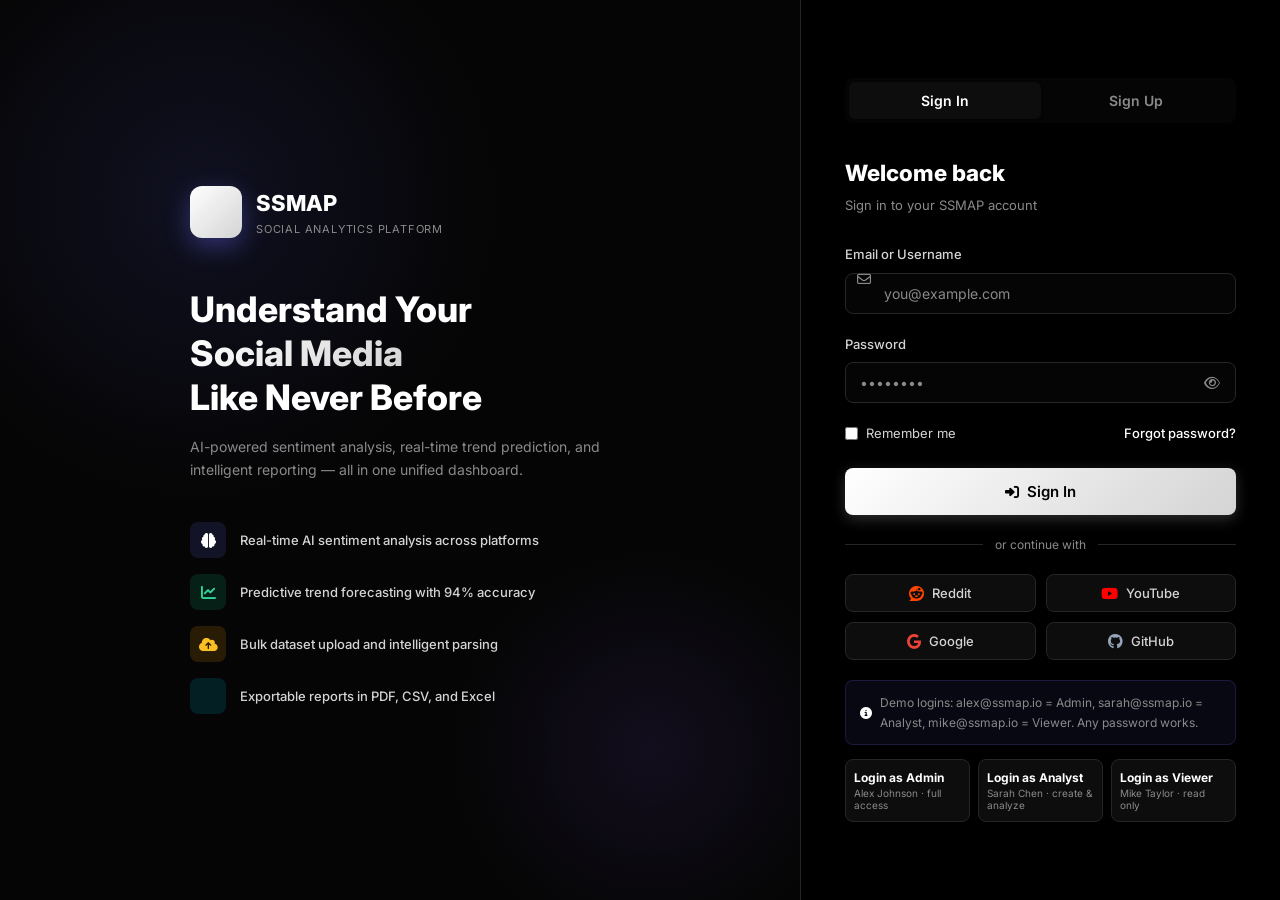
<file: index.html>
<!DOCTYPE html>
<html lang="en">
<head>
  <meta charset="UTF-8" />
  <meta name="viewport" content="width=device-width, initial-scale=1.0" />
  <title>SSMAP — Login</title>
  <link rel="preconnect" href="https://fonts.googleapis.com" />
  <link rel="preconnect" href="https://fonts.gstatic.com" crossorigin />
  <link href="https://fonts.googleapis.com/css2?family=Inter:wght@300;400;500;600;700;800&display=swap" rel="stylesheet" />
  <link rel="stylesheet" href="https://cdnjs.cloudflare.com/ajax/libs/font-awesome/6.5.1/css/all.min.css" />
  <link rel="stylesheet" href="css/style.css" />
  <style>
    body { display: flex; min-height: 100vh; overflow: hidden; }

    /* Left Panel */
    .auth-left {
      flex: 1;
      background: var(--bg-secondary);
      display: flex;
      flex-direction: column;
      justify-content: center;
      align-items: center;
      padding: 60px;
      position: relative;
      overflow: hidden;
    }
    .auth-left::before {
      content: '';
      position: absolute;
      width: 600px; height: 600px;
      border-radius: 50%;
      background: radial-gradient(circle, rgba(99,102,241,0.12), transparent 70%);
      top: -100px; left: -100px;
      animation: pulse 6s ease-in-out infinite;
    }
    .auth-left::after {
      content: '';
      position: absolute;
      width: 400px; height: 400px;
      border-radius: 50%;
      background: radial-gradient(circle, rgba(139,92,246,0.1), transparent 70%);
      bottom: -50px; right: -50px;
      animation: pulse 8s ease-in-out infinite reverse;
    }
    @keyframes pulse { 0%,100%{transform:scale(1)}50%{transform:scale(1.1)} }

    .auth-left-content { position: relative; z-index: 1; max-width: 420px; }

    .brand { display: flex; align-items: center; gap: 14px; margin-bottom: 48px; }
    .brand-icon {
      width: 52px; height: 52px;
      background: var(--gradient-primary);
      border-radius: var(--radius-md);
      display: flex; align-items: center; justify-content: center;
      font-size: 24px; color: #fff;
      box-shadow: 0 8px 24px rgba(99,102,241,0.4);
    }
    .brand-name { font-size: 22px; font-weight: 800; color: var(--text-primary); }
    .brand-sub { font-size: 11px; color: var(--text-muted); text-transform: uppercase; letter-spacing: 0.8px; }

    .hero-title { font-size: 2.2rem; font-weight: 800; line-height: 1.25; margin-bottom: 16px; }
    .hero-title span { background: var(--gradient-primary); -webkit-background-clip: text; -webkit-text-fill-color: transparent; background-clip: text; }
    .hero-desc { color: var(--text-muted); font-size: 14px; line-height: 1.7; margin-bottom: 40px; }

    .feature-list { display: flex; flex-direction: column; gap: 16px; }
    .feature-item { display: flex; align-items: center; gap: 14px; }
    .feature-icon {
      width: 36px; height: 36px;
      border-radius: var(--radius-sm);
      display: flex; align-items: center; justify-content: center;
      font-size: 15px; flex-shrink: 0;
    }
    .feature-icon.a { background: rgba(99,102,241,0.15); color: var(--primary-light); }
    .feature-icon.b { background: rgba(16,185,129,0.15); color: #34d399; }
    .feature-icon.c { background: rgba(245,158,11,0.15); color: #fbbf24; }
    .feature-icon.d { background: rgba(6,182,212,0.15); color: #22d3ee; }
    .feature-text { font-size: 13px; color: var(--text-secondary); font-weight: 500; }

    /* Right Panel */
    .auth-right {
      width: 480px;
      flex-shrink: 0;
      background: var(--bg-primary);
      border-left: 1px solid var(--border);
      display: flex;
      align-items: center;
      justify-content: center;
      padding: 48px 44px;
    }
    .auth-form-wrapper { width: 100%; }

    .auth-tabs { display: flex; background: var(--bg-secondary); border-radius: var(--radius-sm); padding: 4px; margin-bottom: 32px; }
    .auth-tab {
      flex: 1; padding: 10px;
      border-radius: 6px;
      border: none;
      background: transparent;
      color: var(--text-muted);
      font-size: 14px;
      font-weight: 600;
      cursor: pointer;
      font-family: inherit;
      transition: var(--transition);
    }
    .auth-tab.active { background: var(--bg-card); color: var(--text-primary); box-shadow: var(--shadow-sm); }

    .auth-form { display: none; }
    .auth-form.active { display: block; animation: fadeInUp 0.35s ease; }

    .auth-heading { margin-bottom: 28px; }
    .auth-heading h2 { font-size: 1.4rem; font-weight: 800; }
    .auth-heading p { color: var(--text-muted); font-size: 13px; margin-top: 4px; }

    .password-wrapper { position: relative; }
    .password-toggle {
      position: absolute; right: 12px; top: 50%; transform: translateY(-50%);
      background: none; border: none; color: var(--text-muted); cursor: pointer;
      font-size: 14px; padding: 4px; transition: var(--transition);
    }
    .password-toggle:hover { color: var(--text-secondary); }

    .remember-row { display: flex; align-items: center; justify-content: space-between; margin-bottom: 24px; }
    .checkbox-label { display: flex; align-items: center; gap: 8px; cursor: pointer; font-size: 13px; color: var(--text-secondary); }
    .checkbox-label input { accent-color: var(--primary); }
    .forgot-link { font-size: 13px; color: var(--primary-light); font-weight: 500; }
    .forgot-link:hover { color: var(--text-primary); }

    .divider-text { display: flex; align-items: center; gap: 12px; margin: 20px 0; }
    .divider-text::before, .divider-text::after { content: ''; flex: 1; height: 1px; background: var(--border); }
    .divider-text span { font-size: 12px; color: var(--text-muted); }

    .social-btns { display: grid; grid-template-columns: 1fr 1fr; gap: 10px; margin-bottom: 20px; }
    .social-btn {
      display: flex; align-items: center; justify-content: center; gap: 8px;
      padding: 10px; border-radius: var(--radius-sm);
      background: var(--bg-card); border: 1px solid var(--border);
      color: var(--text-secondary); font-size: 13px; font-weight: 500;
      cursor: pointer; font-family: inherit; transition: var(--transition);
    }
    .social-btn:hover { border-color: var(--primary); color: var(--text-primary); }
    .social-btn i { font-size: 15px; }
    .social-btn .fa-google { color: #ea4335; }
    .social-btn .fa-github { color: #94a3b8; }

    .demo-hint {
      background: rgba(99,102,241,0.08);
      border: 1px solid rgba(99,102,241,0.2);
      border-radius: var(--radius-sm);
      padding: 12px 14px;
      font-size: 12px;
      color: var(--text-muted);
      margin-top: 20px;
      display: flex; align-items: center; gap: 8px;
    }
    .demo-hint i { color: var(--primary-light); }

    .role-demo-grid { display: grid; grid-template-columns: repeat(3, 1fr); gap: 8px; margin-top: 14px; }
    .role-demo-btn { border: 1px solid var(--border); background: var(--bg-card); color: var(--text-secondary); border-radius: var(--radius-sm); padding: 10px 8px; cursor: pointer; font-family: inherit; transition: var(--transition); text-align: left; }
    .role-demo-btn:hover { border-color: var(--primary); color: var(--text-primary); }
    .role-demo-title { display: block; font-size: 12px; font-weight: 700; color: var(--text-primary); }
    .role-demo-sub { display: block; font-size: 10px; color: var(--text-muted); margin-top: 2px; }

    .strength-bar { height: 4px; border-radius: 4px; background: var(--bg-secondary); margin-top: 8px; overflow: hidden; }
    .strength-fill { height: 100%; border-radius: 4px; transition: width 0.3s, background 0.3s; width: 0%; }
    .strength-label { font-size: 11px; margin-top: 4px; font-weight: 500; }

    @media (max-width: 860px) {
      .auth-left { display: none; }
      .auth-right { width: 100%; border: none; }
    }
  </style>
</head>
<body>
  <!-- Left Panel -->
  <div class="auth-left">
    <div class="auth-left-content">
      <div class="brand">
        <div class="brand-icon"><i class="fa-solid fa-chart-network"></i></div>
        <div>
          <div class="brand-name">SSMAP</div>
          <div class="brand-sub">Social Analytics Platform</div>
        </div>
      </div>

      <h1 class="hero-title">
        Understand Your<br />
        <span>Social Media</span><br />
        Like Never Before
      </h1>
      <p class="hero-desc">
        AI-powered sentiment analysis, real-time trend prediction, and intelligent reporting — all in one unified dashboard.
      </p>

      <div class="feature-list">
        <div class="feature-item">
          <div class="feature-icon a"><i class="fa-solid fa-brain"></i></div>
          <div class="feature-text">Real-time AI sentiment analysis across platforms</div>
        </div>
        <div class="feature-item">
          <div class="feature-icon b"><i class="fa-solid fa-chart-line"></i></div>
          <div class="feature-text">Predictive trend forecasting with 94% accuracy</div>
        </div>
        <div class="feature-item">
          <div class="feature-icon c"><i class="fa-solid fa-cloud-arrow-up"></i></div>
          <div class="feature-text">Bulk dataset upload and intelligent parsing</div>
        </div>
        <div class="feature-item">
          <div class="feature-icon d"><i class="fa-solid fa-file-chart-column"></i></div>
          <div class="feature-text">Exportable reports in PDF, CSV, and Excel</div>
        </div>
      </div>
    </div>
  </div>

  <!-- Right Panel -->
  <div class="auth-right">
    <div class="auth-form-wrapper">
      <!-- Tabs -->
      <div class="auth-tabs">
        <button class="auth-tab active" id="tab-login" onclick="switchTab('login')">Sign In</button>
        <button class="auth-tab" id="tab-signup" onclick="switchTab('signup')">Sign Up</button>
      </div>

      <!-- Login Form -->
      <div class="auth-form active" id="form-login">
        <div class="auth-heading">
          <h2>Welcome back</h2>
          <p>Sign in to your SSMAP account</p>
        </div>

        <div class="form-group form-control-icon">
          <label class="form-label">Email or Username</label>
          <i class="fa-regular fa-envelope"></i>
          <input type="text" class="form-control" id="login-identifier" placeholder="you@example.com" />
        </div>

        <div class="form-group">
          <label class="form-label">Password</label>
          <div class="password-wrapper">
            <input type="password" class="form-control" id="login-password" placeholder="••••••••" />
            <button class="password-toggle" onclick="togglePwd('login-password', this)" type="button">
              <i class="fa-regular fa-eye"></i>
            </button>
          </div>
        </div>

        <div class="remember-row">
          <label class="checkbox-label">
            <input type="checkbox" id="remember-me" />
            Remember me
          </label>
          <a href="#" class="forgot-link">Forgot password?</a>
        </div>

        <button class="btn btn-primary btn-block btn-lg" id="login-btn" onclick="handleLogin()">
          <i class="fa-solid fa-right-to-bracket"></i>
          Sign In
        </button>

        <div class="divider-text"><span>or continue with</span></div>

        <div class="social-btns">
          <button class="social-btn" onclick="socialLogin('Reddit')">
            <i class="fa-brands fa-reddit" style="color:#ff4500"></i> Reddit
          </button>
          <button class="social-btn" onclick="socialLogin('YouTube')">
            <i class="fa-brands fa-youtube" style="color:#ff0000"></i> YouTube
          </button>
          <button class="social-btn" onclick="socialLogin('Google')">
            <i class="fa-brands fa-google"></i> Google
          </button>
          <button class="social-btn" onclick="socialLogin('GitHub')">
            <i class="fa-brands fa-github"></i> GitHub
          </button>
        </div>

        <div class="demo-hint">
          <i class="fa-solid fa-circle-info"></i>
          Demo logins: alex@ssmap.io = Admin, sarah@ssmap.io = Analyst, mike@ssmap.io = Viewer. Any password works.
        </div>

        <div class="role-demo-grid" aria-label="Demo role shortcuts">
          <button class="role-demo-btn" onclick="loginAsRole('Admin')" type="button"><span class="role-demo-title">Login as Admin</span><span class="role-demo-sub">Alex Johnson · full access</span></button>
          <button class="role-demo-btn" onclick="loginAsRole('Analyst')" type="button"><span class="role-demo-title">Login as Analyst</span><span class="role-demo-sub">Sarah Chen · create & analyze</span></button>
          <button class="role-demo-btn" onclick="loginAsRole('Viewer')" type="button"><span class="role-demo-title">Login as Viewer</span><span class="role-demo-sub">Mike Taylor · read only</span></button>
        </div>
      </div>

      <!-- Signup Form -->
      <div class="auth-form" id="form-signup">
        <div class="auth-heading">
          <h2>Create account</h2>
          <p>Start your free SSMAP trial today</p>
        </div>

        <div class="grid grid-2" style="gap:12px;">
          <div class="form-group">
            <label class="form-label">First Name</label>
            <input type="text" class="form-control" id="signup-first" placeholder="Alex" />
          </div>
          <div class="form-group">
            <label class="form-label">Last Name</label>
            <input type="text" class="form-control" id="signup-last" placeholder="Johnson" />
          </div>
        </div>

        <div class="form-group form-control-icon">
          <label class="form-label">Work Email</label>
          <i class="fa-regular fa-envelope"></i>
          <input type="email" class="form-control" id="signup-email" placeholder="you@company.com" />
        </div>

        <div class="form-group">
          <label class="form-label">Password</label>
          <div class="password-wrapper">
            <input type="password" class="form-control" id="signup-password" placeholder="Min. 8 characters" oninput="checkPasswordStrength(this.value)" />
            <button class="password-toggle" onclick="togglePwd('signup-password', this)" type="button">
              <i class="fa-regular fa-eye"></i>
            </button>
          </div>
          <div class="strength-bar"><div class="strength-fill" id="strength-fill"></div></div>
          <div class="strength-label text-muted" id="strength-label"></div>
        </div>

        <div class="form-group">
          <label class="form-label">Organization (optional)</label>
          <input type="text" class="form-control" id="signup-org" placeholder="Your company or university" />
        </div>

        <div class="form-group">
          <label class="form-label">Account Role</label>
          <select class="form-control" id="signup-role">
            <option value="Analyst" selected>Analyst — create and analyze</option>
            <option value="Viewer">Viewer — read only</option>
            <option value="Admin">Admin — full access</option>
          </select>
        </div>

        <div class="form-group">
          <label class="checkbox-label" style="margin-bottom:0">
            <input type="checkbox" id="agree-terms" />
            I agree to the <a href="#" class="forgot-link" style="margin-left:4px">Terms of Service</a>&nbsp;and&nbsp;<a href="#" class="forgot-link">Privacy Policy</a>
          </label>
        </div>

        <button class="btn btn-primary btn-block btn-lg" onclick="handleSignup()">
          <i class="fa-solid fa-user-plus"></i>
          Create Account
        </button>

        <div class="social-btns" style="margin-top:16px;">
          <button class="social-btn" onclick="socialLogin('Google')">
            <i class="fa-brands fa-google"></i> Google
          </button>
          <button class="social-btn" onclick="socialLogin('GitHub')">
            <i class="fa-brands fa-github"></i> GitHub
          </button>
        </div>
      </div>
    </div>
  </div>

  <script src="js/app.js"></script>
  <script>
    // Redirect if already logged in
    if (Auth.getUser()) window.location.href = 'dashboard.html';

    function switchTab(tab) {
      document.querySelectorAll('.auth-tab').forEach(t => t.classList.remove('active'));
      document.querySelectorAll('.auth-form').forEach(f => f.classList.remove('active'));
      document.getElementById('tab-' + tab).classList.add('active');
      document.getElementById('form-' + tab).classList.add('active');
    }

    function togglePwd(id, btn) {
      const input = document.getElementById(id);
      const icon = btn.querySelector('i');
      if (input.type === 'password') {
        input.type = 'text';
        icon.className = 'fa-regular fa-eye-slash';
      } else {
        input.type = 'password';
        icon.className = 'fa-regular fa-eye';
      }
    }

    function handleLogin() {
      const identifier = document.getElementById('login-identifier').value.trim();
      const password   = document.getElementById('login-password').value;
      const btn        = document.getElementById('login-btn');

      if (!identifier || !password) {
        showToast('Please fill in all fields', 'error'); return;
      }

      btn.disabled = true;
      btn.innerHTML = '<span class="spinner"></span> Signing in…';

      setTimeout(() => {
        const user = mockLogin(identifier, password);
        if (user) {
          Auth.login(user);
          showToast('Welcome back, ' + user.name + '!', 'success');
          setTimeout(() => window.location.href = 'dashboard.html', 700);
        } else {
          showToast('Invalid credentials. Try "demo" as username.', 'error');
          btn.disabled = false;
          btn.innerHTML = '<i class="fa-solid fa-right-to-bracket"></i> Sign In';
        }
      }, 900);
    }

    function handleSignup() {
      const first  = document.getElementById('signup-first').value.trim();
      const last   = document.getElementById('signup-last').value.trim();
      const email  = document.getElementById('signup-email').value.trim();
      const pwd    = document.getElementById('signup-password').value;
      const agreed = document.getElementById('agree-terms').checked;
      const role   = document.getElementById('signup-role')?.value || 'Analyst';

      if (!first || !last || !email || !pwd) { showToast('Please fill in all required fields', 'error'); return; }
      if (!agreed) { showToast('Please agree to the Terms of Service', 'warning'); return; }
      if (pwd.length < 8) { showToast('Password must be at least 8 characters', 'error'); return; }

      const user = { id: 99, name: first + ' ' + last, email, role, avatar: (first[0] + last[0]).toUpperCase() };
      Auth.login(user);
      showToast('Account created as ' + role + '!', 'success');
      setTimeout(() => window.location.href = 'dashboard.html', 800);
    }

    function loginAsRole(role) {
      const user = MOCK_USERS.find(u => u.role === role) || MOCK_USERS[0];
      Auth.login(user);
      showToast('Continuing as ' + role, 'success');
      setTimeout(() => window.location.href = 'dashboard.html', 500);
    }

    function socialLogin(provider) {
      if (provider === 'Google' || provider === 'Reddit' || provider === 'YouTube') return connectOAuth(provider);
      showToast(provider + ' login is not configured for this demo', 'info');
    }

    function checkPasswordStrength(pwd) {
      const fill  = document.getElementById('strength-fill');
      const label = document.getElementById('strength-label');
      let score = 0;
      if (pwd.length >= 8)   score++;
      if (/[A-Z]/.test(pwd)) score++;
      if (/[0-9]/.test(pwd)) score++;
      if (/[^A-Za-z0-9]/.test(pwd)) score++;
      const levels = [
        { w: '0%',   c: 'transparent', t: '' },
        { w: '25%',  c: '#ef4444', t: 'Weak' },
        { w: '50%',  c: '#f59e0b', t: 'Fair' },
        { w: '75%',  c: '#06b6d4', t: 'Good' },
        { w: '100%', c: '#10b981', t: 'Strong' },
      ];
      const l = levels[score] || levels[0];
      fill.style.width = l.w;
      fill.style.background = l.c;
      label.textContent = l.t;
      label.style.color = l.c;
    }

    // Enter key → login
    document.addEventListener('keydown', e => {
      if (e.key === 'Enter') {
        if (document.getElementById('form-login').classList.contains('active')) handleLogin();
        else handleSignup();
      }
    });
  </script>
</body>
</html>
</file>
<file: css/style.css>
/* ============================================
   Smart Social Media Analytics Platform
   Global Stylesheet
   ============================================ */

@import url('https://fonts.googleapis.com/css2?family=Inter:wght@300;400;500;600;700;800&display=swap');

:root {
  --bg-primary: #000000;
  --bg-secondary: #050505;
  --bg-card: #0d0d0d;
  --bg-card-hover: #171717;
  --sidebar-bg: #000000;
  --sidebar-width: 260px;

  --primary: #ffffff;
  --primary-dark: #d4d4d4;
  --primary-light: #ffffff;
  --accent: #ffffff;
  --success: #ffffff;
  --warning: #d4d4d4;
  --danger: #ffffff;
  --info: #d4d4d4;
  --on-primary: #000000;

  --text-primary: #ffffff;
  --text-secondary: #d4d4d4;
  --text-muted: #8a8a8a;
  --border: #262626;
  --border-light: #3a3a3a;

  --gradient-primary: linear-gradient(135deg, #ffffff, #d4d4d4);
  --gradient-success: linear-gradient(135deg, #ffffff, #bdbdbd);
  --gradient-warning: linear-gradient(135deg, #d4d4d4, #9a9a9a);
  --gradient-danger: linear-gradient(135deg, #ffffff, #bdbdbd);
  --gradient-info: linear-gradient(135deg, #d4d4d4, #a3a3a3);

  --shadow-sm: 0 1px 3px rgba(0,0,0,0.55);
  --shadow-md: 0 4px 16px rgba(0,0,0,0.55);
  --shadow-lg: 0 8px 32px rgba(0,0,0,0.65);
  --shadow-glow: 0 0 24px rgba(255,255,255,0.14);

  --radius-sm: 8px;
  --radius-md: 12px;
  --radius-lg: 16px;
  --radius-xl: 24px;

  --transition: all 0.2s ease;
  --transition-slow: all 0.35s ease;
}

:root[data-theme="light"] {
  --bg-primary: #ffffff;
  --bg-secondary: #f7f7f7;
  --bg-card: #ffffff;
  --bg-card-hover: #eeeeee;
  --sidebar-bg: #ffffff;
  --primary: #000000;
  --primary-dark: #1f1f1f;
  --primary-light: #000000;
  --accent: #000000;
  --success: #000000;
  --warning: #3f3f3f;
  --danger: #000000;
  --info: #3f3f3f;
  --on-primary: #ffffff;
  --text-primary: #000000;
  --text-secondary: #333333;
  --text-muted: #666666;
  --border: #d9d9d9;
  --border-light: #bdbdbd;
  --gradient-primary: linear-gradient(135deg, #000000, #333333);
  --gradient-success: linear-gradient(135deg, #000000, #444444);
  --gradient-warning: linear-gradient(135deg, #3f3f3f, #777777);
  --gradient-danger: linear-gradient(135deg, #000000, #444444);
  --gradient-info: linear-gradient(135deg, #333333, #777777);
  --shadow-sm: 0 1px 3px rgba(0,0,0,0.08);
  --shadow-md: 0 4px 16px rgba(0,0,0,0.1);
  --shadow-lg: 0 8px 32px rgba(0,0,0,0.14);
  --shadow-glow: 0 0 24px rgba(0,0,0,0.08);
}

*, *::before, *::after { box-sizing: border-box; margin: 0; padding: 0; }

html { scroll-behavior: smooth; }

body {
  font-family: 'Inter', -apple-system, BlinkMacSystemFont, sans-serif;
  background: var(--bg-primary);
  color: var(--text-primary);
  min-height: 100vh;
  font-size: 14px;
  line-height: 1.6;
  -webkit-font-smoothing: antialiased;
}

/* ─── Scrollbar ─── */
::-webkit-scrollbar { width: 6px; height: 6px; }
::-webkit-scrollbar-track { background: var(--bg-secondary); }
::-webkit-scrollbar-thumb { background: var(--border-light); border-radius: 3px; }
::-webkit-scrollbar-thumb:hover { background: var(--primary); }

/* ─── Typography ─── */
h1 { font-size: 2rem; font-weight: 800; }
h2 { font-size: 1.5rem; font-weight: 700; }
h3 { font-size: 1.15rem; font-weight: 600; }
h4 { font-size: 1rem; font-weight: 600; }
p { color: var(--text-secondary); }

a { color: var(--primary-light); text-decoration: none; transition: var(--transition); }
a:hover { color: var(--text-primary); }

/* ─── Buttons ─── */
.btn {
  display: inline-flex;
  align-items: center;
  gap: 8px;
  padding: 10px 20px;
  border-radius: var(--radius-sm);
  font-size: 14px;
  font-weight: 600;
  cursor: pointer;
  border: none;
  transition: var(--transition);
  white-space: nowrap;
  font-family: inherit;
}
.btn-primary {
  background: var(--gradient-primary);
  color: var(--on-primary);
  box-shadow: 0 4px 14px rgba(255,255,255,0.18);
}
.btn-primary:hover { transform: translateY(-1px); box-shadow: 0 6px 20px rgba(255,255,255,0.25); }
.btn-secondary { background: var(--bg-card); color: var(--text-primary); border: 1px solid var(--border-light); }
.btn-secondary:hover { background: var(--bg-card-hover); border-color: var(--primary); }
.btn-success { background: var(--gradient-success); color: var(--on-primary); }
.btn-danger { background: var(--gradient-danger); color: var(--on-primary); }
.btn-sm { padding: 6px 14px; font-size: 12px; }
.btn-lg { padding: 14px 28px; font-size: 15px; }
.btn-block { width: 100%; justify-content: center; }
.btn:disabled { opacity: 0.5; cursor: not-allowed; transform: none !important; }
.is-disabled-by-role { opacity: 0.5; cursor: not-allowed; }
.btn i { font-size: 14px; }

/* ─── Form Elements ─── */
.form-group { margin-bottom: 20px; }
.form-label {
  display: block;
  font-size: 13px;
  font-weight: 500;
  color: var(--text-secondary);
  margin-bottom: 8px;
}
.form-control {
  width: 100%;
  padding: 11px 14px;
  background: var(--bg-secondary);
  border: 1px solid var(--border);
  border-radius: var(--radius-sm);
  color: var(--text-primary);
  font-size: 14px;
  font-family: inherit;
  transition: var(--transition);
  outline: none;
}
.form-control:focus { border-color: var(--primary); box-shadow: 0 0 0 3px rgba(255,255,255,0.14); }
.form-control::placeholder { color: var(--text-muted); }
.form-control-icon { position: relative; }
.form-control-icon i { position: absolute; left: 12px; top: 50%; transform: translateY(-50%); color: var(--text-muted); }
.form-control-icon .form-control { padding-left: 38px; }
select.form-control { cursor: pointer; }
textarea.form-control { resize: vertical; min-height: 100px; }

/* ─── Cards ─── */
.card {
  background: var(--bg-card);
  border: 1px solid var(--border);
  border-radius: var(--radius-lg);
  padding: 24px;
  transition: var(--transition-slow);
}
.card:hover { border-color: var(--border-light); }
.card-header {
  display: flex;
  align-items: center;
  justify-content: space-between;
  margin-bottom: 20px;
}
.card-title { font-size: 15px; font-weight: 600; color: var(--text-primary); }
.card-subtitle { font-size: 12px; color: var(--text-muted); margin-top: 2px; }

/* ─── Stat Cards ─── */
.stat-card {
  background: var(--bg-card);
  border: 1px solid var(--border);
  border-radius: var(--radius-lg);
  padding: 22px 24px;
  display: flex;
  align-items: center;
  gap: 18px;
  transition: var(--transition-slow);
  position: relative;
  overflow: hidden;
}
.stat-card::before {
  content: '';
  position: absolute;
  top: 0; left: 0;
  width: 4px; height: 100%;
}
.stat-card.primary::before { background: var(--gradient-primary); }
.stat-card.success::before { background: var(--gradient-success); }
.stat-card.warning::before { background: var(--gradient-warning); }
.stat-card.danger::before { background: var(--gradient-danger); }
.stat-card.info::before { background: var(--gradient-info); }
.stat-card:hover { transform: translateY(-2px); box-shadow: var(--shadow-md); border-color: var(--border-light); }

.stat-icon {
  width: 52px;
  height: 52px;
  border-radius: var(--radius-md);
  display: flex;
  align-items: center;
  justify-content: center;
  font-size: 22px;
  flex-shrink: 0;
}
.stat-icon.primary { background: rgba(255,255,255,0.12); color: var(--primary-light); }
.stat-icon.success { background: rgba(255,255,255,0.14); color: var(--text-primary); }
.stat-icon.warning { background: rgba(255,255,255,0.14); color: var(--text-secondary); }
.stat-icon.danger { background: rgba(255,255,255,0.14); color: var(--text-primary); }
.stat-icon.info { background: rgba(255,255,255,0.14); color: var(--text-secondary); }

.stat-content { flex: 1; }
.stat-value { font-size: 1.8rem; font-weight: 800; color: var(--text-primary); line-height: 1; }
.stat-label { font-size: 12px; color: var(--text-muted); margin-top: 4px; font-weight: 500; text-transform: uppercase; letter-spacing: 0.5px; }
.stat-change { font-size: 12px; font-weight: 600; margin-top: 6px; }
.stat-change.up { color: var(--success); }
.stat-change.down { color: var(--danger); }

/* ─── Badges ─── */
.badge {
  display: inline-flex;
  align-items: center;
  gap: 4px;
  padding: 3px 10px;
  border-radius: 20px;
  font-size: 11px;
  font-weight: 600;
  letter-spacing: 0.3px;
}
.badge-primary { background: rgba(255,255,255,0.18); color: var(--primary-light); }
.badge-success { background: rgba(255,255,255,0.14); color: var(--text-primary); }
.badge-warning { background: rgba(255,255,255,0.14); color: var(--text-secondary); }
.badge-danger { background: rgba(255,255,255,0.14); color: var(--text-primary); }
.badge-info { background: rgba(255,255,255,0.14); color: var(--text-secondary); }
.badge-neutral { background: rgba(148,163,184,0.15); color: var(--text-secondary); }

/* ─── Progress Bar ─── */
.progress-bar {
  background: var(--bg-secondary);
  border-radius: 20px;
  height: 8px;
  overflow: hidden;
}
.progress-fill {
  height: 100%;
  border-radius: 20px;
  transition: width 0.8s ease;
}
.progress-fill.primary { background: var(--gradient-primary); }
.progress-fill.success { background: var(--gradient-success); }
.progress-fill.warning { background: var(--gradient-warning); }
.progress-fill.danger { background: var(--gradient-danger); }

/* ─── Tables ─── */
.table-wrapper { overflow-x: auto; border-radius: var(--radius-md); }
table { width: 100%; border-collapse: collapse; }
thead th {
  padding: 12px 16px;
  text-align: left;
  font-size: 11px;
  font-weight: 600;
  text-transform: uppercase;
  letter-spacing: 0.8px;
  color: var(--text-muted);
  border-bottom: 1px solid var(--border);
  background: var(--bg-secondary);
  white-space: nowrap;
}
thead th:first-child { border-radius: var(--radius-sm) 0 0 0; }
thead th:last-child { border-radius: 0 var(--radius-sm) 0 0; }
tbody td {
  padding: 13px 16px;
  border-bottom: 1px solid var(--border);
  color: var(--text-secondary);
  font-size: 13px;
}
tbody tr:last-child td { border-bottom: none; }
tbody tr:hover td { background: var(--bg-card-hover); color: var(--text-primary); }
tbody tr { transition: var(--transition); }

/* ─── Tabs ─── */
.tabs { display: flex; gap: 4px; background: var(--bg-secondary); padding: 4px; border-radius: var(--radius-sm); width: fit-content; }
.tab-btn {
  padding: 8px 18px;
  border-radius: 6px;
  border: none;
  background: transparent;
  color: var(--text-muted);
  font-size: 13px;
  font-weight: 500;
  cursor: pointer;
  font-family: inherit;
  transition: var(--transition);
}
.tab-btn.active { background: var(--bg-card); color: var(--text-primary); box-shadow: var(--shadow-sm); }
.tab-btn:hover:not(.active) { color: var(--text-secondary); }

/* ─── Layout ─── */
.app-container {
  display: flex;
  min-height: 100vh;
}

/* ─── Sidebar ─── */
.sidebar {
  width: var(--sidebar-width);
  background: var(--sidebar-bg);
  border-right: 1px solid var(--border);
  display: flex;
  flex-direction: column;
  position: fixed;
  top: 0; left: 0;
  height: 100vh;
  z-index: 100;
  transition: var(--transition-slow);
}

.sidebar-logo {
  padding: 24px 20px;
  display: flex;
  align-items: center;
  gap: 12px;
  border-bottom: 1px solid var(--border);
}
.logo-icon {
  width: 38px;
  height: 38px;
  background: var(--gradient-primary);
  border-radius: var(--radius-sm);
  display: flex;
  align-items: center;
  justify-content: center;
  font-size: 18px;
  color: var(--on-primary);
  flex-shrink: 0;
  box-shadow: 0 4px 12px rgba(255,255,255,0.16);
}
.logo-text { font-size: 15px; font-weight: 700; color: var(--text-primary); line-height: 1.2; }
.logo-sub { font-size: 10px; color: var(--text-muted); font-weight: 400; letter-spacing: 0.5px; text-transform: uppercase; }

.sidebar-nav { flex: 1; padding: 16px 12px; overflow-y: auto; }
.nav-section-title {
  font-size: 10px;
  font-weight: 600;
  text-transform: uppercase;
  letter-spacing: 1px;
  color: var(--text-muted);
  padding: 12px 10px 8px;
}
.nav-item {
  display: flex;
  align-items: center;
  gap: 12px;
  padding: 10px 12px;
  border-radius: var(--radius-sm);
  color: var(--text-secondary);
  font-size: 13.5px;
  font-weight: 500;
  cursor: pointer;
  transition: var(--transition);
  margin-bottom: 2px;
  text-decoration: none;
}
.nav-item i { font-size: 16px; width: 20px; text-align: center; }
.nav-item:hover { background: var(--bg-card-hover); color: var(--text-primary); }
.nav-item.active { background: var(--primary); color: var(--on-primary); }
.nav-item.active i { color: var(--on-primary); }
.nav-badge {
  margin-left: auto;
  background: var(--primary);
  color: var(--on-primary);
  font-size: 10px;
  font-weight: 700;
  padding: 2px 7px;
  border-radius: 20px;
}

.sidebar-footer {
  padding: 16px 12px;
  border-top: 1px solid var(--border);
}
.user-card {
  display: flex;
  align-items: center;
  gap: 12px;
  padding: 10px;
  border-radius: var(--radius-sm);
  cursor: pointer;
  transition: var(--transition);
}
.user-card:hover { background: var(--bg-card-hover); }
.user-avatar {
  width: 36px;
  height: 36px;
  border-radius: 50%;
  background: var(--gradient-primary);
  display: flex;
  align-items: center;
  justify-content: center;
  font-size: 14px;
  font-weight: 700;
  color: var(--on-primary);
  flex-shrink: 0;
}
.user-name { font-size: 13px; font-weight: 600; color: var(--text-primary); }
.user-role { font-size: 11px; color: var(--text-muted); }
.user-card i { margin-left: auto; color: var(--text-muted); font-size: 14px; }

/* ─── Main Content ─── */
.main-content {
  flex: 1;
  margin-left: var(--sidebar-width);
  display: flex;
  flex-direction: column;
  min-height: 100vh;
}

/* ─── Topbar ─── */
.topbar {
  background: var(--bg-secondary);
  border-bottom: 1px solid var(--border);
  padding: 14px 28px;
  display: flex;
  align-items: center;
  gap: 16px;
  position: sticky;
  top: 0;
  z-index: 50;
}
.topbar-title { font-size: 17px; font-weight: 700; color: var(--text-primary); }
.topbar-subtitle { font-size: 12px; color: var(--text-muted); }
.topbar-spacer { flex: 1; }
.search-bar {
  display: flex;
  align-items: center;
  gap: 10px;
  background: var(--bg-card);
  border: 1px solid var(--border);
  border-radius: var(--radius-sm);
  padding: 8px 14px;
  min-width: 220px;
  transition: var(--transition);
}
.search-bar:focus-within { border-color: var(--primary); }
.search-bar i { color: var(--text-muted); font-size: 14px; }
.search-bar input { background: transparent; border: none; outline: none; color: var(--text-primary); font-size: 13px; font-family: inherit; width: 100%; }
.search-bar input::placeholder { color: var(--text-muted); }
.topbar-icon-btn {
  width: 38px; height: 38px;
  border-radius: var(--radius-sm);
  background: var(--bg-card);
  border: 1px solid var(--border);
  display: flex;
  align-items: center;
  justify-content: center;
  cursor: pointer;
  color: var(--text-secondary);
  font-size: 16px;
  transition: var(--transition);
  position: relative;
  text-decoration: none;
}
.topbar-icon-btn:hover { color: var(--text-primary); border-color: var(--primary); }
.notif-dot {
  position: absolute;
  top: 7px; right: 7px;
  width: 8px; height: 8px;
  background: var(--danger);
  border-radius: 50%;
  border: 2px solid var(--bg-secondary);
}

/* ─── Page Content ─── */
.page-content { padding: 28px; flex: 1; }

.page-header { margin-bottom: 28px; }
.page-header h2 { font-size: 1.5rem; font-weight: 700; }
.page-header p { color: var(--text-muted); margin-top: 4px; font-size: 13px; }

/* ─── Grid Layouts ─── */
.grid { display: grid; gap: 20px; }
.grid-2 { grid-template-columns: repeat(2, 1fr); }
.grid-3 { grid-template-columns: repeat(3, 1fr); }
.grid-4 { grid-template-columns: repeat(4, 1fr); }
.grid-5 { grid-template-columns: repeat(5, 1fr); }

/* ─── Alerts ─── */
.alert {
  display: flex;
  align-items: flex-start;
  gap: 12px;
  padding: 14px 18px;
  border-radius: var(--radius-sm);
  border: 1px solid;
  font-size: 13px;
}
.alert i { margin-top: 1px; font-size: 15px; }
.alert-info { background: rgba(255,255,255,0.08); border-color: var(--border-light); color: var(--text-secondary); }
.alert-success { background: rgba(255,255,255,0.08); border-color: var(--border-light); color: var(--text-primary); }
.alert-warning { background: rgba(255,255,255,0.08); border-color: var(--border-light); color: var(--text-secondary); }
.alert-danger { background: rgba(255,255,255,0.08); border-color: var(--border-light); color: var(--text-primary); }

/* ─── Loading / Spinner ─── */
.spinner {
  width: 20px; height: 20px;
  border: 2px solid rgba(255,255,255,0.2);
  border-top-color: #fff;
  border-radius: 50%;
  animation: spin 0.7s linear infinite;
  display: inline-block;
}
@keyframes spin { to { transform: rotate(360deg); } }

/* ─── Tooltip ─── */
[data-tooltip] { position: relative; cursor: pointer; }
[data-tooltip]::after {
  content: attr(data-tooltip);
  position: absolute;
  bottom: calc(100% + 6px);
  left: 50%;
  transform: translateX(-50%);
  background: #1e2a40;
  color: var(--text-primary);
  font-size: 11px;
  padding: 5px 10px;
  border-radius: 6px;
  white-space: nowrap;
  opacity: 0;
  pointer-events: none;
  transition: opacity 0.2s;
  z-index: 999;
  border: 1px solid var(--border);
}
[data-tooltip]:hover::after { opacity: 1; }

@media print {
  body {
    background: #fff;
    color: #111827;
  }
  .sidebar,
  .topbar,
  .btn,
  .topbar-icon-btn,
  .tabs,
  .export-format-btn {
    display: none !important;
  }
  .main-content {
    margin-left: 0;
  }
  .page-content {
    padding: 0;
  }
  .card {
    break-inside: avoid;
    border-color: #d1d5db;
    box-shadow: none;
  }
}

/* ─── Divider ─── */
.divider { height: 1px; background: var(--border); margin: 20px 0; }

/* ─── Empty State ─── */
.empty-state {
  text-align: center;
  padding: 60px 20px;
  color: var(--text-muted);
}
.empty-state i { font-size: 48px; margin-bottom: 16px; opacity: 0.4; display: block; }
.empty-state h3 { color: var(--text-secondary); margin-bottom: 8px; }
.empty-state p { font-size: 13px; }

/* ─── Utility ─── */
.flex { display: flex; }
.flex-col { flex-direction: column; }
.items-center { align-items: center; }
.justify-between { justify-content: space-between; }
.gap-2 { gap: 8px; }
.gap-3 { gap: 12px; }
.gap-4 { gap: 16px; }
.mt-1 { margin-top: 6px; }
.mt-2 { margin-top: 12px; }
.mt-3 { margin-top: 20px; }
.mb-3 { margin-bottom: 20px; }
.text-sm { font-size: 12px; }
.text-muted { color: var(--text-muted); }
.text-success { color: var(--success); }
.text-danger { color: var(--danger); }
.text-warning { color: var(--warning); }
.text-primary-c { color: var(--primary-light); }
.font-bold { font-weight: 700; }
.font-semibold { font-weight: 600; }
.w-full { width: 100%; }
.rounded { border-radius: var(--radius-sm); }
.overflow-hidden { overflow: hidden; }

/* ─── Animations ─── */
@keyframes fadeInUp {
  from { opacity: 0; transform: translateY(16px); }
  to   { opacity: 1; transform: translateY(0); }
}
.animate-in { animation: fadeInUp 0.4s ease forwards; }
.animate-in-delay-1 { animation: fadeInUp 0.4s 0.05s ease both; }
.animate-in-delay-2 { animation: fadeInUp 0.4s 0.1s ease both; }
.animate-in-delay-3 { animation: fadeInUp 0.4s 0.15s ease both; }
.animate-in-delay-4 { animation: fadeInUp 0.4s 0.2s ease both; }

/* ─── Responsive ─── */
@media (max-width: 1200px) {
  .grid-4 { grid-template-columns: repeat(2, 1fr); }
  .grid-5 { grid-template-columns: repeat(3, 1fr); }
}
@media (max-width: 900px) {
  :root { --sidebar-width: 220px; }
  .grid-3 { grid-template-columns: repeat(2, 1fr); }
}
@media (max-width: 700px) {
  .sidebar { transform: translateX(-100%); }
  .sidebar.open { transform: translateX(0); }
  .main-content { margin-left: 0; }
  .grid-2, .grid-3, .grid-4 { grid-template-columns: 1fr; }
  .page-content { padding: 16px; }
  .topbar { padding: 12px 16px; }
  .search-bar { min-width: 0; width: 160px; }
}
</file>
